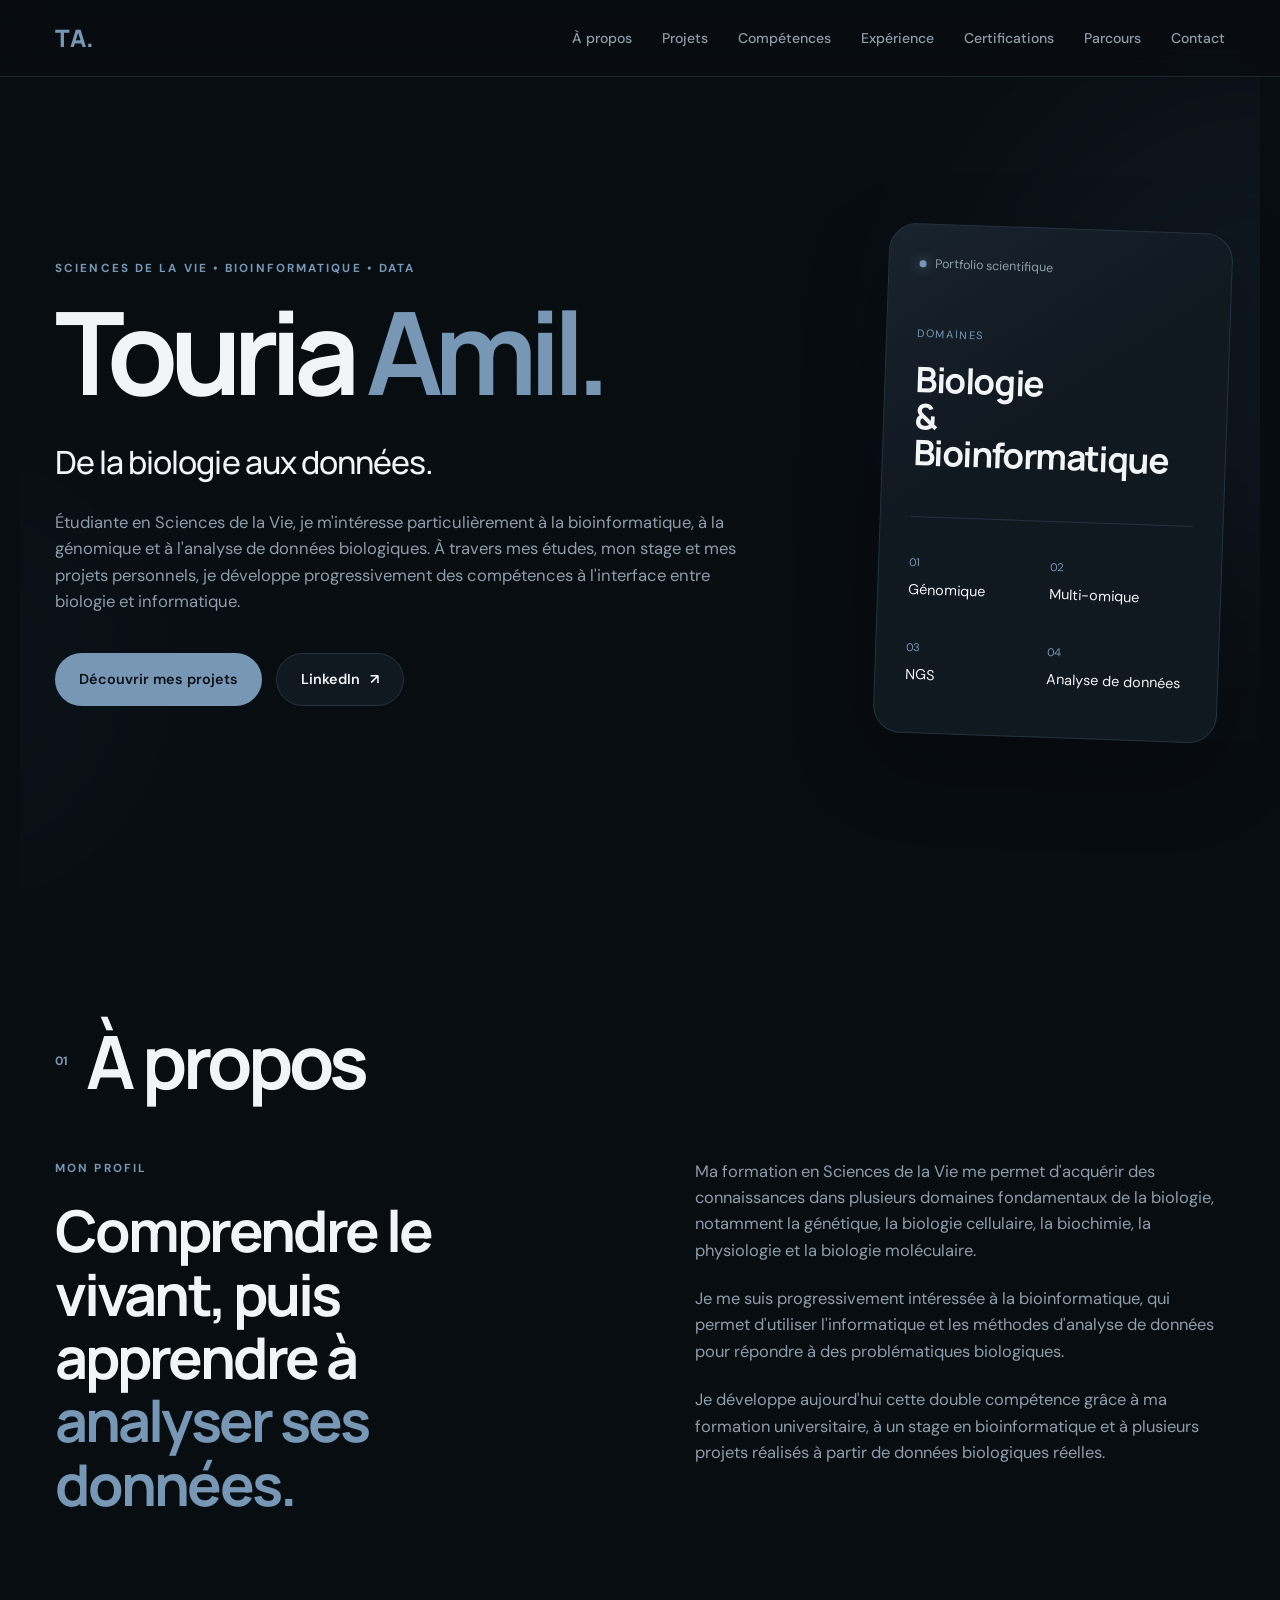
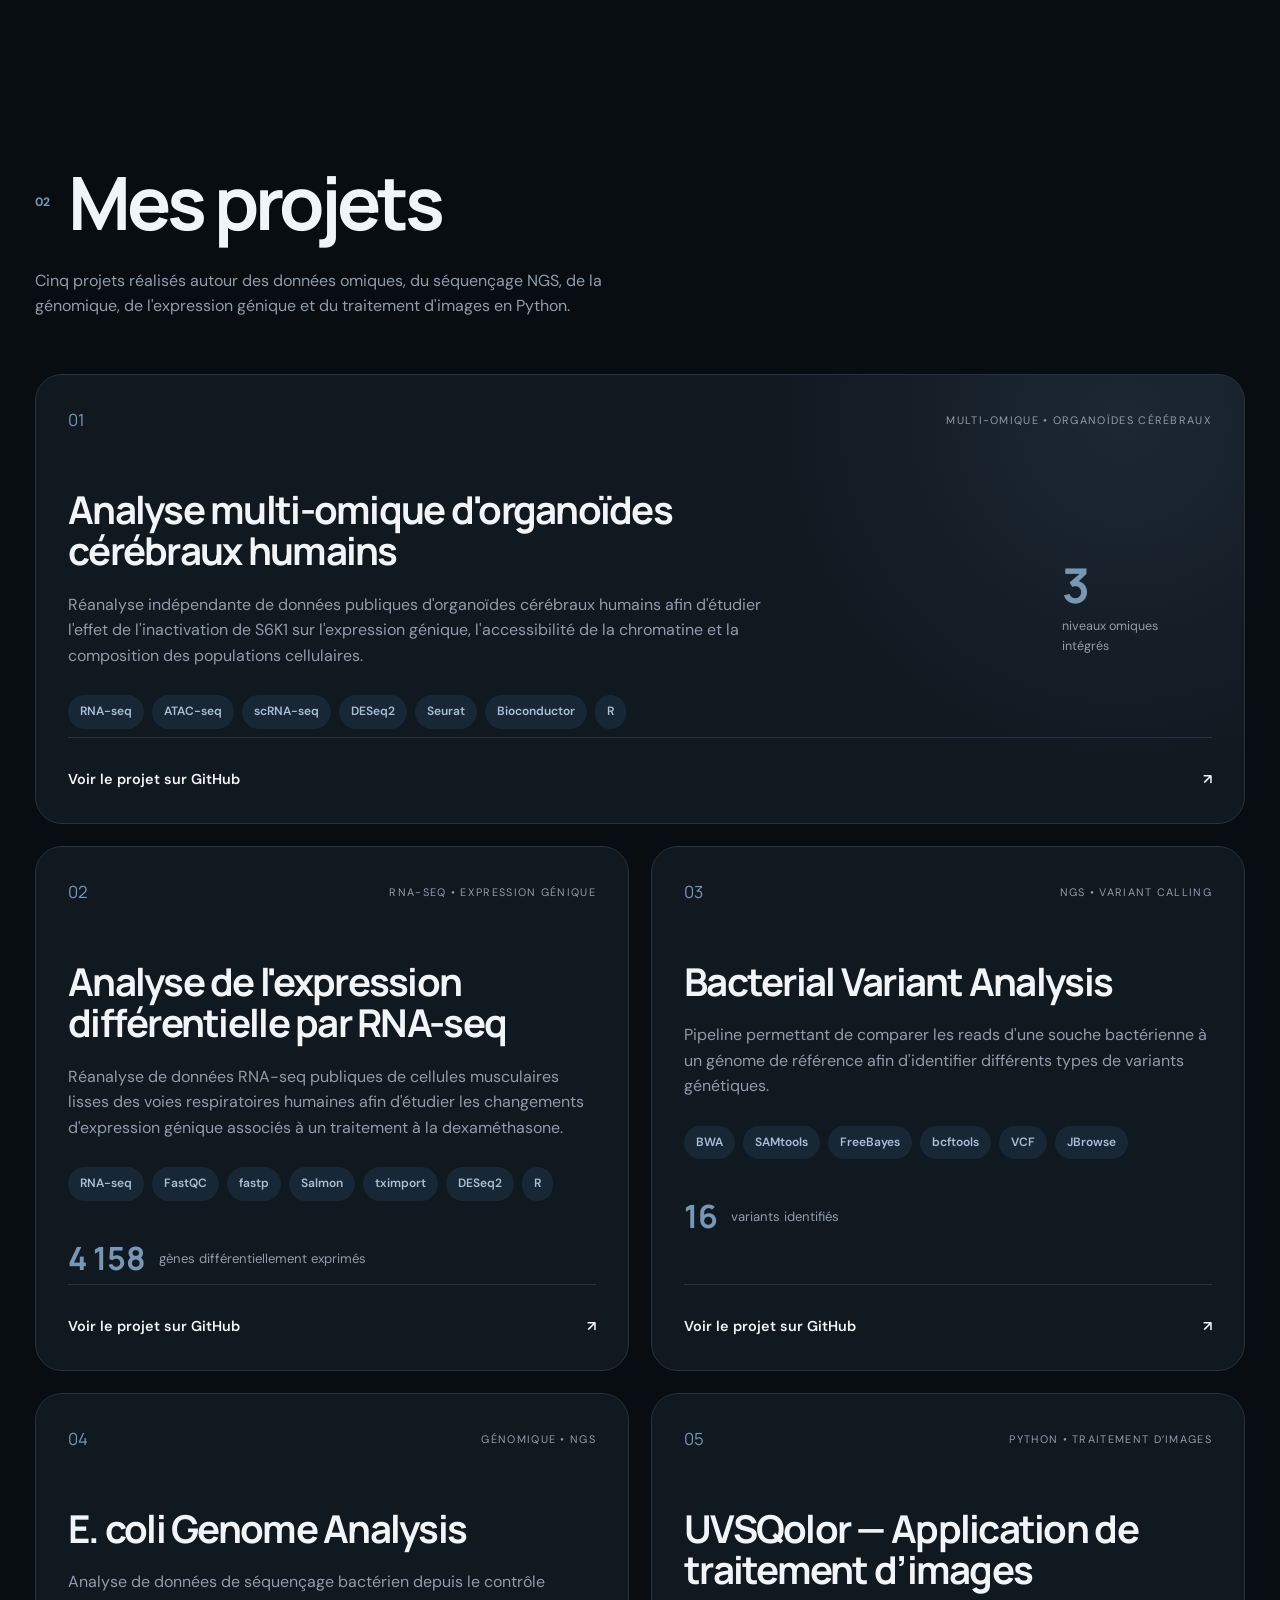
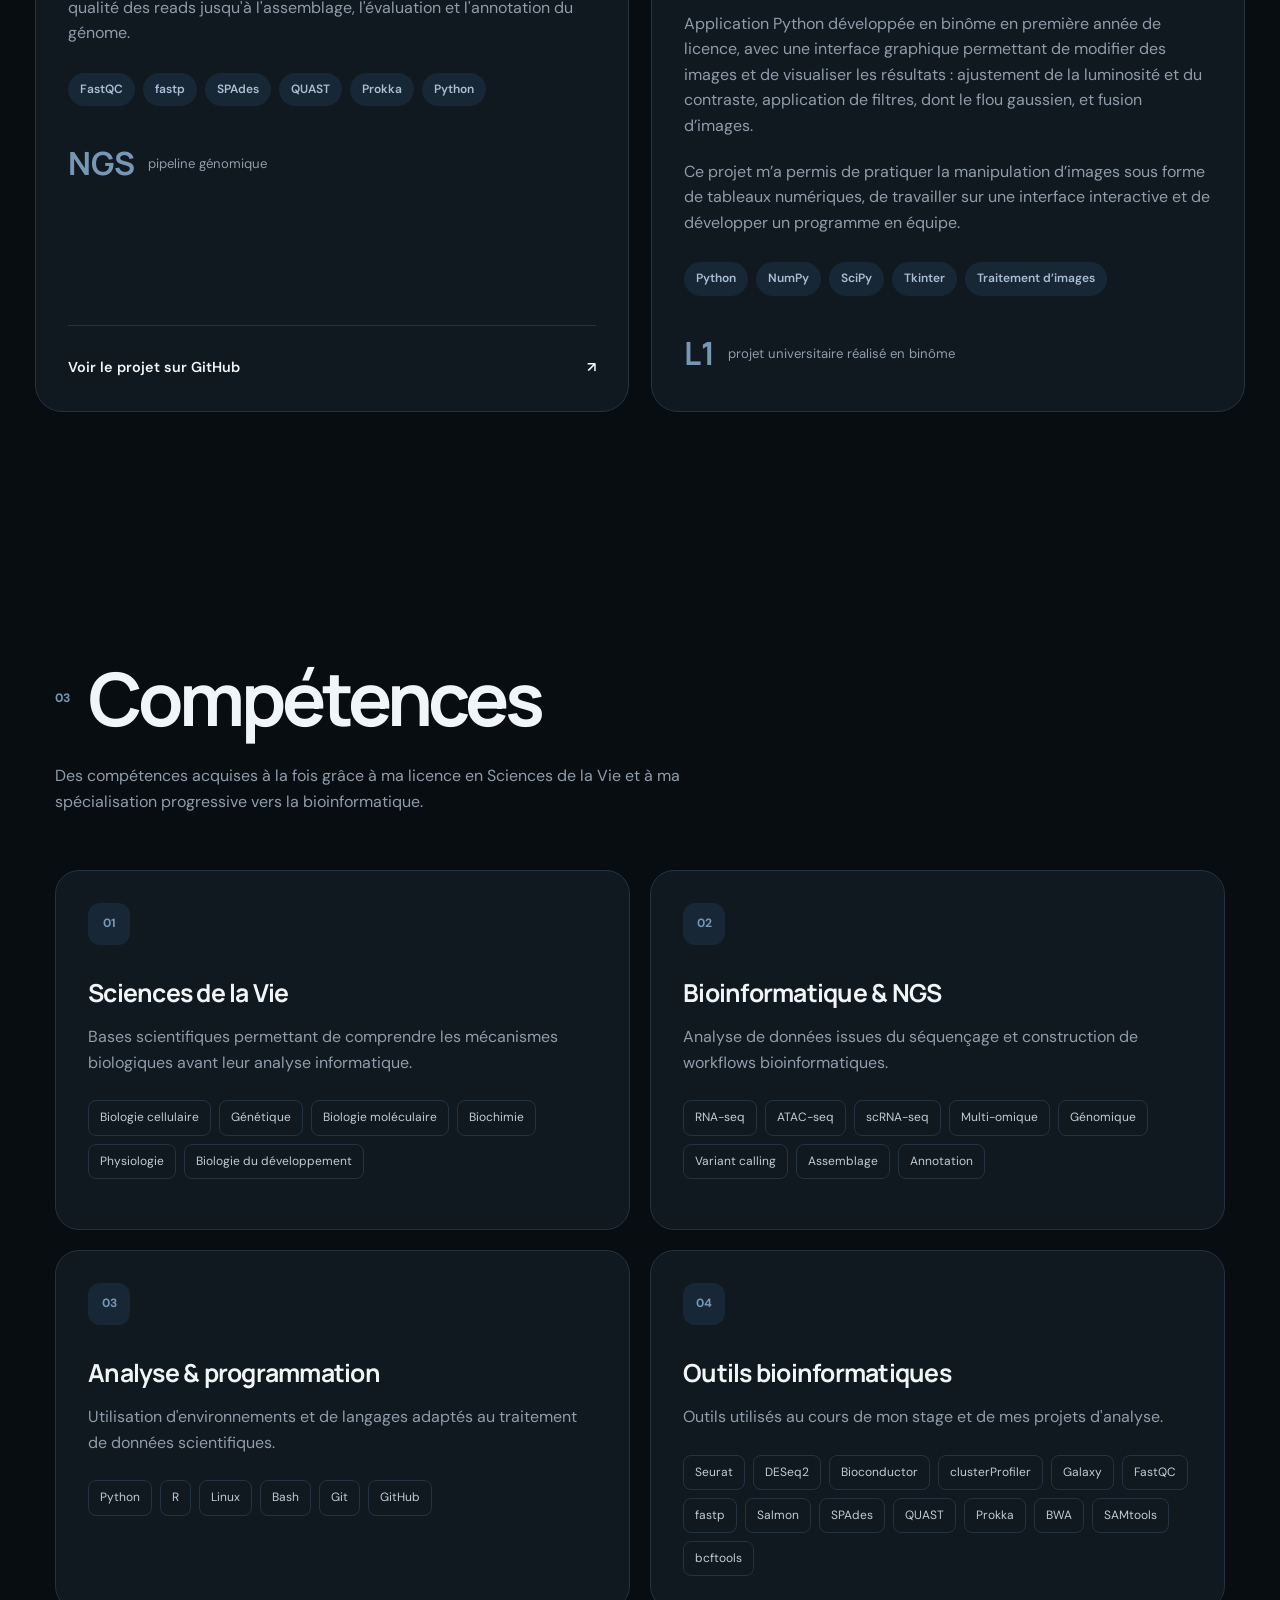
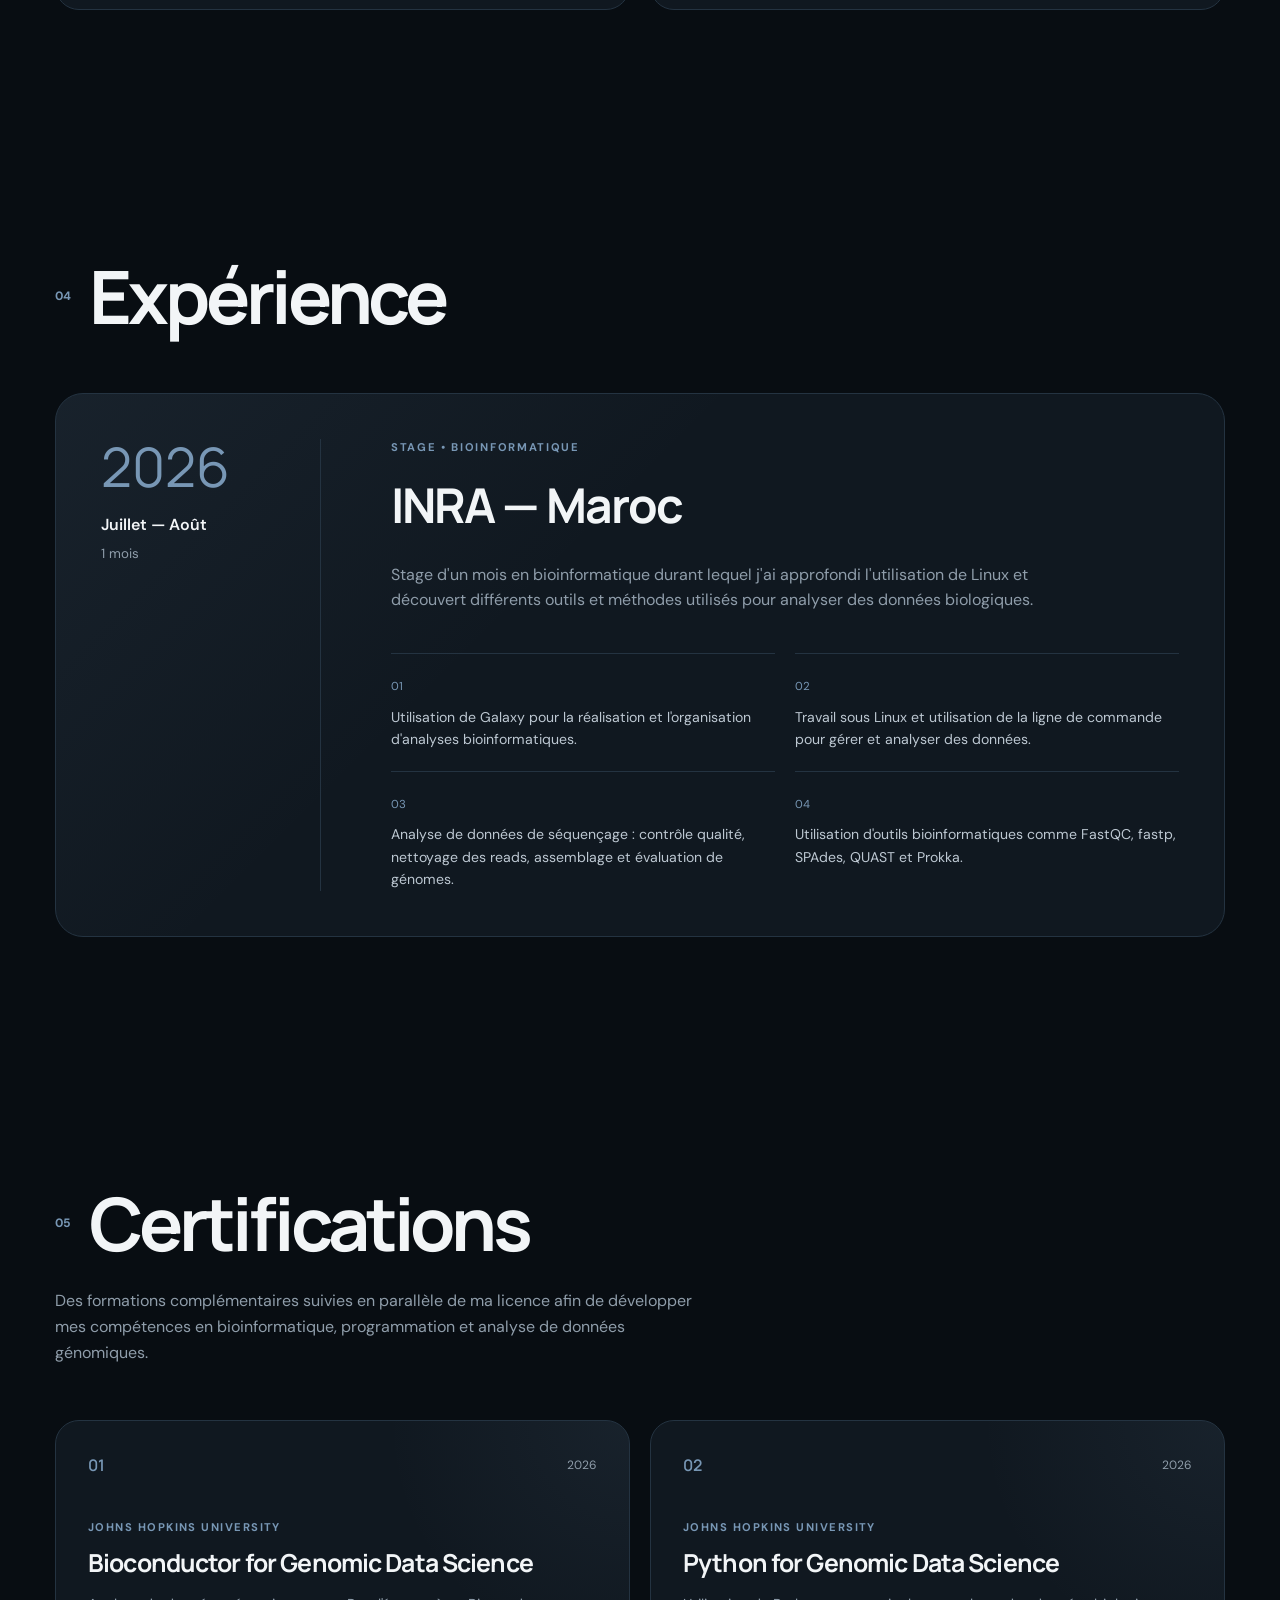
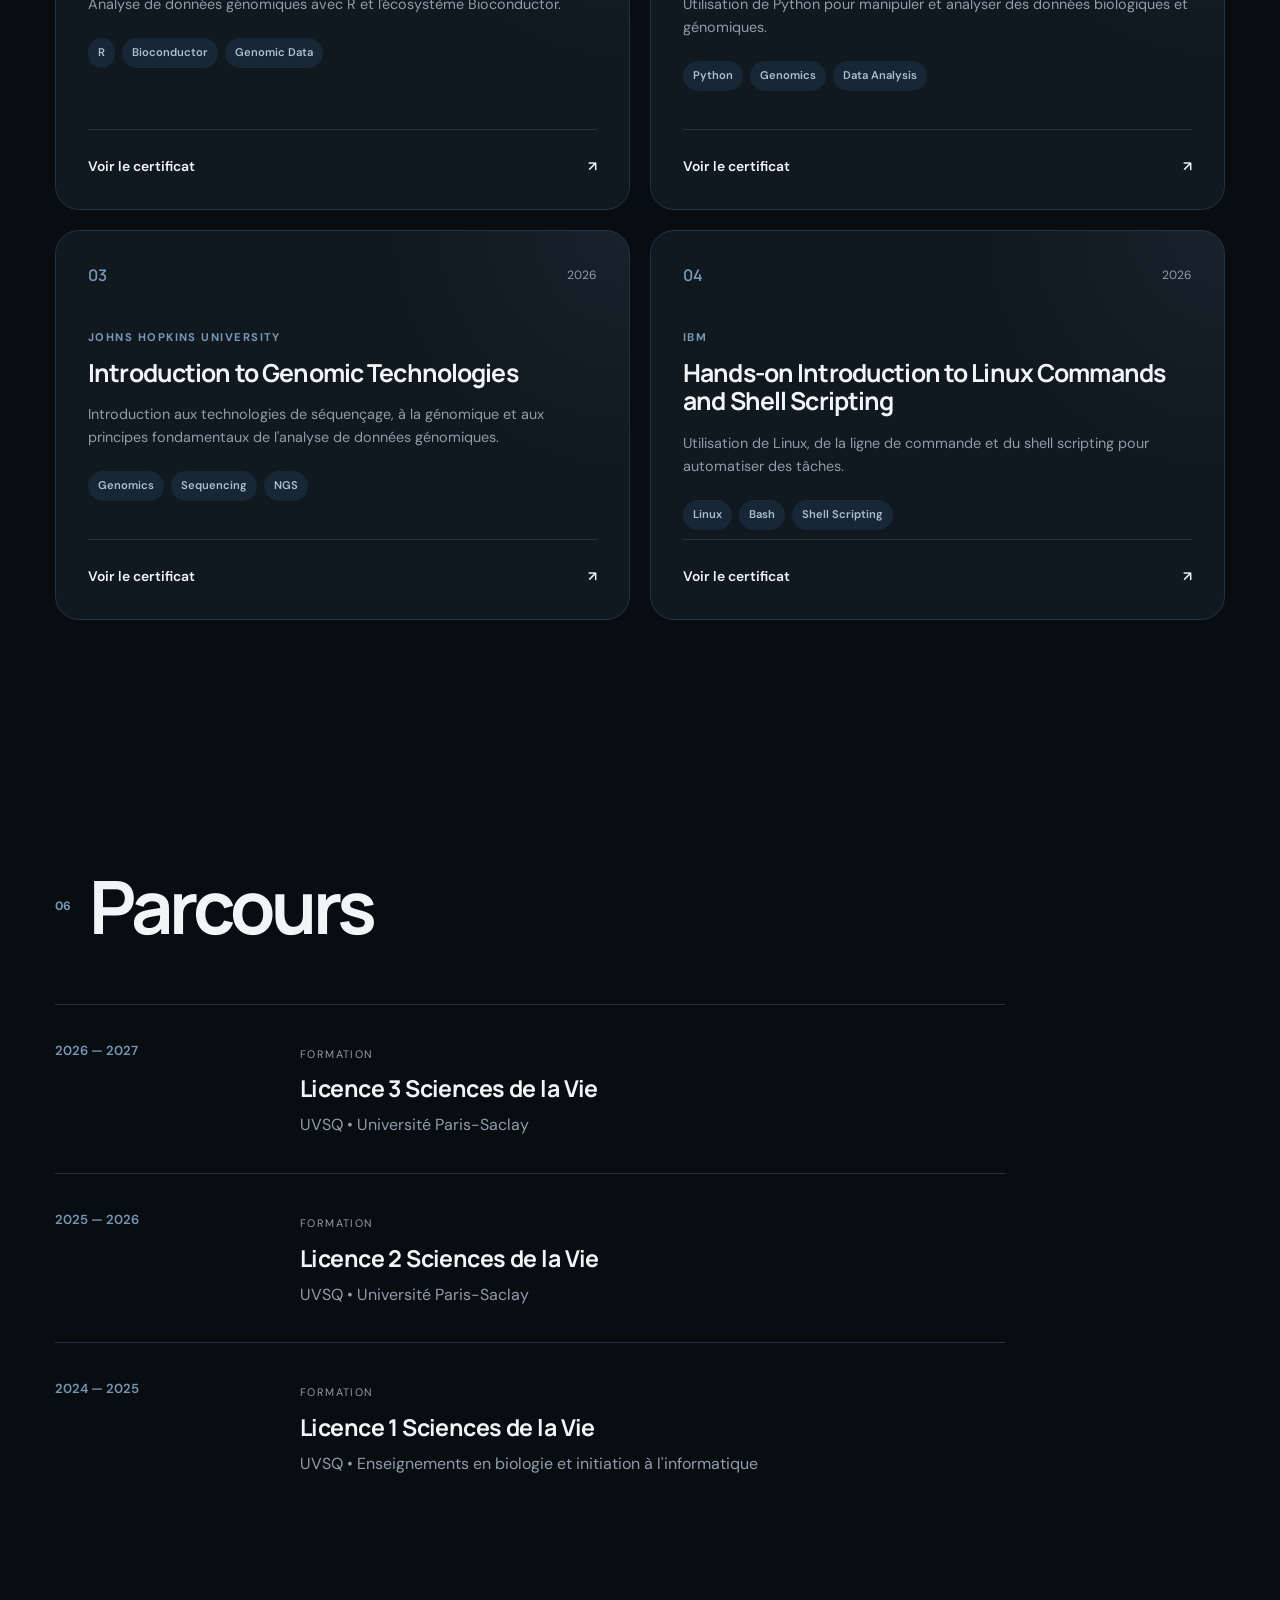
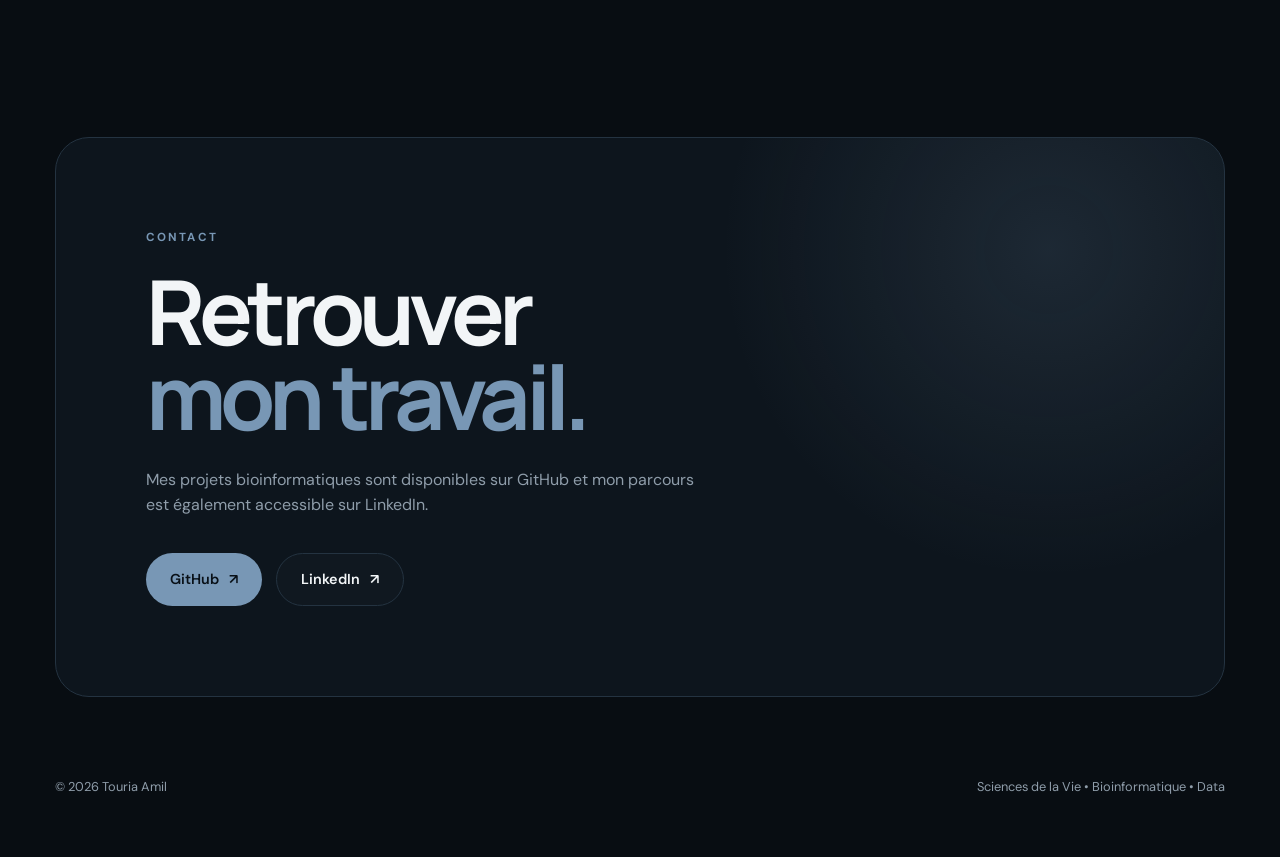
<file: index.html>
<!DOCTYPE html>
<html lang="fr">

<head>
    <meta charset="UTF-8">
    <meta name="viewport" content="width=device-width, initial-scale=1.0">
    <meta name="description"
          content="Portfolio de Touria Amil - Sciences de la Vie, bioinformatique et analyse de données biologiques">

    <title>Touria Amil | Portfolio</title>
    <link rel="stylesheet" href="style.css">
</head>

<body>

    <header class="header">
        <nav class="navbar">

            <a href="#accueil" class="logo">
                TA.
            </a>

            <div class="nav-links">
                <a href="#apropos">À propos</a>
                <a href="#projets">Projets</a>
                <a href="#competences">Compétences</a>
                <a href="#experience">Expérience</a>
                <a href="#certifications">Certifications</a>
                <a href="#parcours">Parcours</a>
                <a href="#contact">Contact</a>
            </div>

        </nav>
    </header>

    <main>

        <section id="accueil" class="hero">

            <div class="hero-background">
                <div class="glow glow-one"></div>
                <div class="glow glow-two"></div>
            </div>

            <div class="hero-content">

                <p class="hero-label">
                    SCIENCES DE LA VIE • BIOINFORMATIQUE • DATA
                </p>

                <h1>
                    Touria
                    <span>Amil.</span>
                </h1>

                <h2>
                    De la biologie aux données.
                </h2>

                <p class="hero-description">
                    Étudiante en Sciences de la Vie, je m'intéresse
                    particulièrement à la bioinformatique, à la génomique
                    et à l'analyse de données biologiques.

                    À travers mes études, mon stage et mes projets personnels,
                    je développe progressivement des compétences à l'interface
                    entre biologie et informatique.
                </p>

                <div class="hero-buttons">

                    <a href="#projets" class="btn btn-primary">
                        Découvrir mes projets
                    </a>

                    <a href="https://www.linkedin.com/in/touria-amil-13b380334/?locale=fr"
                       target="_blank"
                       rel="noopener noreferrer"
                       class="btn btn-secondary">
                        LinkedIn
                        <span>↗</span>
                    </a>

                </div>

            </div>

            <div class="hero-visual">

                <div class="profile-card">

                    <div class="profile-card-top">
                        <span class="status-dot"></span>
                        <span>Portfolio scientifique</span>
                    </div>

                    <div class="profile-main">

                        <span class="profile-small">
                            DOMAINES
                        </span>

                        <h3>
                            Biologie
                            <br>
                            &amp;
                            <br>
                            Bioinformatique
                        </h3>

                    </div>

                    <div class="profile-fields">

                        <div>
                            <span>01</span>
                            <p>Génomique</p>
                        </div>

                        <div>
                            <span>02</span>
                            <p>Multi-omique</p>
                        </div>

                        <div>
                            <span>03</span>
                            <p>NGS</p>
                        </div>

                        <div>
                            <span>04</span>
                            <p>Analyse de données</p>
                        </div>

                    </div>

                </div>

            </div>

        </section>


        <section id="apropos" class="section">

            <div class="section-heading">
                <span>01</span>
                <h2>À propos</h2>
            </div>

            <div class="about-grid">

                <div class="about-title">

                    <p class="mini-label">
                        MON PROFIL
                    </p>

                    <h3>
                        Comprendre le vivant,
                        puis apprendre à
                        <span>
                            analyser ses données.
                        </span>
                    </h3>

                </div>

                <div class="about-text">

                    <p>
                        Ma formation en Sciences de la Vie me permet
                        d'acquérir des connaissances dans plusieurs domaines
                        fondamentaux de la biologie, notamment la génétique,
                        la biologie cellulaire, la biochimie, la physiologie
                        et la biologie moléculaire.
                    </p>

                    <p>
                        Je me suis progressivement intéressée à la bioinformatique,
                        qui permet d'utiliser l'informatique et les méthodes
                        d'analyse de données pour répondre à des problématiques
                        biologiques.
                    </p>

                    <p>
                        Je développe aujourd'hui cette double compétence grâce
                        à ma formation universitaire, à un stage en bioinformatique
                        et à plusieurs projets réalisés à partir de données
                        biologiques réelles.
                    </p>

                </div>

            </div>

        </section>


        <section id="projets" class="section projects-section">

            <div class="section-heading">
                <span>02</span>
                <h2>Mes projets</h2>
            </div>

            <p class="section-intro">
                Cinq projets réalisés autour des données omiques, du séquençage NGS,
                de la génomique, de l'expression génique et du traitement
                d'images en Python.
            </p>

            <div class="projects-grid">

                <!-- PROJET 01 -->

                <article class="project-card project-featured">

                    <div class="project-header">

                        <span class="project-number">
                            01
                        </span>

                        <span class="project-category">
                            MULTI-OMIQUE • ORGANOÏDES CÉRÉBRAUX
                        </span>

                    </div>

                    <div class="project-content">

                        <div class="project-main">

                            <h3>
                                Analyse multi-omique d'organoïdes cérébraux humains
                            </h3>

                            <p>
                                Réanalyse indépendante de données publiques
                                d'organoïdes cérébraux humains afin d'étudier
                                l'effet de l'inactivation de S6K1 sur l'expression
                                génique, l'accessibilité de la chromatine et
                                la composition des populations cellulaires.
                            </p>

                            <div class="tags">
                                <span>RNA-seq</span>
                                <span>ATAC-seq</span>
                                <span>scRNA-seq</span>
                                <span>DESeq2</span>
                                <span>Seurat</span>
                                <span>Bioconductor</span>
                                <span>R</span>
                            </div>

                        </div>

                        <div class="project-stat">

                            <strong>3</strong>

                            <p>
                                niveaux omiques
                                <br>
                                intégrés
                            </p>

                        </div>

                    </div>

                    <a href="https://github.com/touriaamil/Cell-Souches-Organoides-Multiomics"
                       target="_blank"
                       rel="noopener noreferrer"
                       class="project-link">

                        <span>Voir le projet sur GitHub</span>
                        <span class="arrow">↗</span>

                    </a>

                </article>


                <!-- PROJET 02 -->

                <article class="project-card">

                    <div class="project-header">

                        <span class="project-number">
                            02
                        </span>

                        <span class="project-category">
                            RNA-SEQ • EXPRESSION GÉNIQUE
                        </span>

                    </div>

                    <div class="project-main">

                        <h3>
                            Analyse de l'expression différentielle par RNA-seq
                        </h3>

                        <p>
                            Réanalyse de données RNA-seq publiques de cellules
                            musculaires lisses des voies respiratoires humaines
                            afin d'étudier les changements d'expression génique
                            associés à un traitement à la dexaméthasone.
                        </p>

                        <div class="tags">
                            <span>RNA-seq</span>
                            <span>FastQC</span>
                            <span>fastp</span>
                            <span>Salmon</span>
                            <span>tximport</span>
                            <span>DESeq2</span>
                            <span>R</span>
                        </div>

                        <div class="small-stat">

                            <strong>4 158</strong>

                            <span>
                                gènes différentiellement exprimés
                            </span>

                        </div>

                    </div>

                    <a href="https://github.com/touriaamil/RNAseq-Differential-Expression-Analysis"
                       target="_blank"
                       rel="noopener noreferrer"
                       class="project-link">

                        <span>Voir le projet sur GitHub</span>
                        <span class="arrow">↗</span>

                    </a>

                </article>


                <!-- PROJET 03 -->

                <article class="project-card">

                    <div class="project-header">

                        <span class="project-number">
                            03
                        </span>

                        <span class="project-category">
                            NGS • VARIANT CALLING
                        </span>

                    </div>

                    <div class="project-main">

                        <h3>
                            Bacterial Variant Analysis
                        </h3>

                        <p>
                            Pipeline permettant de comparer les reads d'une
                            souche bactérienne à un génome de référence afin
                            d'identifier différents types de variants génétiques.
                        </p>

                        <div class="tags">
                            <span>BWA</span>
                            <span>SAMtools</span>
                            <span>FreeBayes</span>
                            <span>bcftools</span>
                            <span>VCF</span>
                            <span>JBrowse</span>
                        </div>

                        <div class="small-stat">

                            <strong>16</strong>

                            <span>
                                variants identifiés
                            </span>

                        </div>

                    </div>

                    <a href="https://github.com/touriaamil/Bacterial-Variant-Analysis"
                       target="_blank"
                       rel="noopener noreferrer"
                       class="project-link">

                        <span>Voir le projet sur GitHub</span>
                        <span class="arrow">↗</span>

                    </a>

                </article>


                <!-- PROJET 04 -->

                <article class="project-card">

                    <div class="project-header">

                        <span class="project-number">
                            04
                        </span>

                        <span class="project-category">
                            GÉNOMIQUE • NGS
                        </span>

                    </div>

                    <div class="project-main">

                        <h3>
                            E. coli Genome Analysis
                        </h3>

                        <p>
                            Analyse de données de séquençage bactérien depuis
                            le contrôle qualité des reads jusqu'à l'assemblage,
                            l'évaluation et l'annotation du génome.
                        </p>

                        <div class="tags">
                            <span>FastQC</span>
                            <span>fastp</span>
                            <span>SPAdes</span>
                            <span>QUAST</span>
                            <span>Prokka</span>
                            <span>Python</span>
                        </div>

                        <div class="small-stat">

                            <strong>NGS</strong>

                            <span>
                                pipeline génomique
                            </span>

                        </div>

                    </div>

                    <a href="https://github.com/touriaamil/Ecoli-Genome-Analysis"
                       target="_blank"
                       rel="noopener noreferrer"
                       class="project-link">

                        <span>Voir le projet sur GitHub</span>
                        <span class="arrow">↗</span>

                    </a>

                </article>


                <!-- PROJET 05 -->

                <article class="project-card">

                    <div class="project-header">

                        <span class="project-number">
                            05
                        </span>

                        <span class="project-category">
                            PYTHON • TRAITEMENT D’IMAGES
                        </span>

                    </div>

                    <div class="project-main">

                        <h3>
                            UVSQolor — Application de traitement d’images
                        </h3>

                        <p>
                            Application Python développée en binôme en première
                            année de licence, avec une interface graphique
                            permettant de modifier des images et de visualiser
                            les résultats : ajustement de la luminosité et du
                            contraste, application de filtres, dont le flou
                            gaussien, et fusion d’images.
                        </p>

                        <p>
                            Ce projet m’a permis de pratiquer la manipulation
                            d’images sous forme de tableaux numériques,
                            de travailler sur une interface interactive
                            et de développer un programme en équipe.
                        </p>

                        <div class="tags">
                            <span>Python</span>
                            <span>NumPy</span>
                            <span>SciPy</span>
                            <span>Tkinter</span>
                            <span>Traitement d’images</span>
                        </div>

                        <div class="small-stat">

                            <strong>L1</strong>

                            <span>
                                projet universitaire réalisé en binôme
                            </span>

                        </div>

                    </div>

                </article>

            </div>

        </section>


        <section id="competences" class="section skills-section">

            <div class="section-heading">
                <span>03</span>
                <h2>Compétences</h2>
            </div>

            <p class="section-intro">
                Des compétences acquises à la fois grâce à ma licence
                en Sciences de la Vie et à ma spécialisation progressive
                vers la bioinformatique.
            </p>

            <div class="skills-grid">

                <article class="skill-card">

                    <div class="skill-icon">01</div>

                    <h3>Sciences de la Vie</h3>

                    <p>
                        Bases scientifiques permettant de comprendre
                        les mécanismes biologiques avant leur analyse
                        informatique.
                    </p>

                    <div class="skill-list">
                        <span>Biologie cellulaire</span>
                        <span>Génétique</span>
                        <span>Biologie moléculaire</span>
                        <span>Biochimie</span>
                        <span>Physiologie</span>
                        <span>Biologie du développement</span>
                    </div>

                </article>


                <article class="skill-card">

                    <div class="skill-icon">02</div>

                    <h3>Bioinformatique &amp; NGS</h3>

                    <p>
                        Analyse de données issues du séquençage et
                        construction de workflows bioinformatiques.
                    </p>

                    <div class="skill-list">
                        <span>RNA-seq</span>
                        <span>ATAC-seq</span>
                        <span>scRNA-seq</span>
                        <span>Multi-omique</span>
                        <span>Génomique</span>
                        <span>Variant calling</span>
                        <span>Assemblage</span>
                        <span>Annotation</span>
                    </div>

                </article>


                <article class="skill-card">

                    <div class="skill-icon">03</div>

                    <h3>Analyse &amp; programmation</h3>

                    <p>
                        Utilisation d'environnements et de langages
                        adaptés au traitement de données scientifiques.
                    </p>

                    <div class="skill-list">
                        <span>Python</span>
                        <span>R</span>
                        <span>Linux</span>
                        <span>Bash</span>
                        <span>Git</span>
                        <span>GitHub</span>
                    </div>

                </article>


                <article class="skill-card">

                    <div class="skill-icon">04</div>

                    <h3>Outils bioinformatiques</h3>

                    <p>
                        Outils utilisés au cours de mon stage
                        et de mes projets d'analyse.
                    </p>

                    <div class="skill-list">
                        <span>Seurat</span>
                        <span>DESeq2</span>
                        <span>Bioconductor</span>
                        <span>clusterProfiler</span>
                        <span>Galaxy</span>
                        <span>FastQC</span>
                        <span>fastp</span>
                        <span>Salmon</span>
                        <span>SPAdes</span>
                        <span>QUAST</span>
                        <span>Prokka</span>
                        <span>BWA</span>
                        <span>SAMtools</span>
                        <span>bcftools</span>
                    </div>

                </article>

            </div>

        </section>


        <section id="experience" class="section experience-section">

            <div class="section-heading">
                <span>04</span>
                <h2>Expérience</h2>
            </div>

            <div class="experience-card">

                <div class="experience-date">

                    <span>2026</span>

                    <p>
                        Juillet — Août
                    </p>

                    <small>
                        1 mois
                    </small>

                </div>

                <div class="experience-content">

                    <p class="experience-type">
                        STAGE • BIOINFORMATIQUE
                    </p>

                    <h3>
                        INRA — Maroc
                    </h3>

                    <p class="experience-description">
                        Stage d'un mois en bioinformatique durant lequel
                        j'ai approfondi l'utilisation de Linux et découvert
                        différents outils et méthodes utilisés pour analyser
                        des données biologiques.
                    </p>

                    <div class="experience-details">

                        <div>

                            <span>01</span>

                            <p>
                                Utilisation de Galaxy pour la réalisation
                                et l'organisation d'analyses bioinformatiques.
                            </p>

                        </div>

                        <div>

                            <span>02</span>

                            <p>
                                Travail sous Linux et utilisation de la ligne
                                de commande pour gérer et analyser des données.
                            </p>

                        </div>

                        <div>

                            <span>03</span>

                            <p>
                                Analyse de données de séquençage :
                                contrôle qualité, nettoyage des reads,
                                assemblage et évaluation de génomes.
                            </p>

                        </div>

                        <div>

                            <span>04</span>

                            <p>
                                Utilisation d'outils bioinformatiques
                                comme FastQC, fastp, SPAdes, QUAST
                                et Prokka.
                            </p>

                        </div>

                    </div>

                </div>

            </div>

        </section>


        <section id="certifications" class="section certifications-section">

            <div class="section-heading">
                <span>05</span>
                <h2>Certifications</h2>
            </div>

            <p class="section-intro">
                Des formations complémentaires suivies en parallèle de ma licence
                afin de développer mes compétences en bioinformatique,
                programmation et analyse de données génomiques.
            </p>

            <div class="certifications-grid">

                <article class="certification-card">

                    <div class="certification-top">
                        <span class="certification-number">01</span>
                        <span class="certification-year">2026</span>
                    </div>

                    <div class="certification-organization">
                        JOHNS HOPKINS UNIVERSITY
                    </div>

                    <h3>
                        Bioconductor for Genomic Data Science
                    </h3>

                    <p>
                        Analyse de données génomiques avec R et l'écosystème
                        Bioconductor.
                    </p>

                    <div class="certification-tags">
                        <span>R</span>
                        <span>Bioconductor</span>
                        <span>Genomic Data</span>
                    </div>

                    <a href="https://www.coursera.org/account/accomplishments/verify/8W6YZ1PSW32G"
                       target="_blank"
                       rel="noopener noreferrer"
                       class="certification-link">

                        Voir le certificat
                        <span>↗</span>

                    </a>

                </article>


                <article class="certification-card">

                    <div class="certification-top">
                        <span class="certification-number">02</span>
                        <span class="certification-year">2026</span>
                    </div>

                    <div class="certification-organization">
                        JOHNS HOPKINS UNIVERSITY
                    </div>

                    <h3>
                        Python for Genomic Data Science
                    </h3>

                    <p>
                        Utilisation de Python pour manipuler et analyser
                        des données biologiques et génomiques.
                    </p>

                    <div class="certification-tags">
                        <span>Python</span>
                        <span>Genomics</span>
                        <span>Data Analysis</span>
                    </div>

                    <a href="https://www.coursera.org/account/accomplishments/verify/BHMK1ERKHTKM"
                       target="_blank"
                       rel="noopener noreferrer"
                       class="certification-link">

                        Voir le certificat
                        <span>↗</span>

                    </a>

                </article>


                <article class="certification-card">

                    <div class="certification-top">
                        <span class="certification-number">03</span>
                        <span class="certification-year">2026</span>
                    </div>

                    <div class="certification-organization">
                        JOHNS HOPKINS UNIVERSITY
                    </div>

                    <h3>
                        Introduction to Genomic Technologies
                    </h3>

                    <p>
                        Introduction aux technologies de séquençage,
                        à la génomique et aux principes fondamentaux
                        de l'analyse de données génomiques.
                    </p>

                    <div class="certification-tags">
                        <span>Genomics</span>
                        <span>Sequencing</span>
                        <span>NGS</span>
                    </div>

                    <a href="https://www.coursera.org/account/accomplishments/verify/JT75RPNIPTYS"
                       target="_blank"
                       rel="noopener noreferrer"
                       class="certification-link">

                        Voir le certificat
                        <span>↗</span>

                    </a>

                </article>


                <article class="certification-card">

                    <div class="certification-top">
                        <span class="certification-number">04</span>
                        <span class="certification-year">2026</span>
                    </div>

                    <div class="certification-organization">
                        IBM
                    </div>

                    <h3>
                        Hands-on Introduction to Linux Commands and Shell Scripting
                    </h3>

                    <p>
                        Utilisation de Linux, de la ligne de commande
                        et du shell scripting pour automatiser des tâches.
                    </p>

                    <div class="certification-tags">
                        <span>Linux</span>
                        <span>Bash</span>
                        <span>Shell Scripting</span>
                    </div>

                    <a href="https://www.coursera.org/account/accomplishments/verify/GM9IH5343HA5"
                       target="_blank"
                       rel="noopener noreferrer"
                       class="certification-link">

                        Voir le certificat
                        <span>↗</span>

                    </a>

                </article>

            </div>

        </section>


        <section id="parcours" class="section">

            <div class="section-heading">
                <span>06</span>
                <h2>Parcours</h2>
            </div>

            <div class="timeline">

                <div class="timeline-item">

                    <div class="timeline-year">
                        2026 — 2027
                    </div>

                    <div class="timeline-content">

                        <span>FORMATION</span>

                        <h3>
                            Licence 3 Sciences de la Vie
                        </h3>

                        <p>
                            UVSQ • Université Paris-Saclay
                        </p>

                    </div>

                </div>


                <div class="timeline-item">

                    <div class="timeline-year">
                        2025 — 2026
                    </div>

                    <div class="timeline-content">

                        <span>FORMATION</span>

                        <h3>
                            Licence 2 Sciences de la Vie
                        </h3>

                        <p>
                            UVSQ • Université Paris-Saclay
                        </p>

                    </div>

                </div>


                <div class="timeline-item">

                    <div class="timeline-year">
                        2024 — 2025
                    </div>

                    <div class="timeline-content">

                        <span>FORMATION</span>

                        <h3>
                            Licence 1 Sciences de la Vie
                        </h3>

                        <p>
                            UVSQ • Enseignements en biologie
                            et initiation à l'informatique
                        </p>

                    </div>

                </div>

            </div>

        </section>


        <section id="contact" class="contact-wrapper">

            <div class="contact-card">

                <p class="contact-label">
                    CONTACT
                </p>

                <h2>
                    Retrouver
                    <br>
                    <span>mon travail.</span>
                </h2>

                <p class="contact-description">
                    Mes projets bioinformatiques sont disponibles
                    sur GitHub et mon parcours est également
                    accessible sur LinkedIn.
                </p>

                <div class="contact-buttons">

                    <a href="https://github.com/touriaamil"
                       target="_blank"
                       rel="noopener noreferrer"
                       class="btn contact-primary">

                        GitHub
                        <span>↗</span>

                    </a>

                    <a href="https://www.linkedin.com/in/touria-amil-13b380334/?locale=fr"
                       target="_blank"
                       rel="noopener noreferrer"
                       class="btn contact-secondary">

                        LinkedIn
                        <span>↗</span>

                    </a>

                </div>

            </div>

        </section>

    </main>


    <footer>

        <p>
            © 2026 Touria Amil
        </p>

        <p>
            Sciences de la Vie • Bioinformatique • Data
        </p>

    </footer>

    <script src="script.js"></script>

</body>
</html>
</file>
<file: style.css>
@import url('https://fonts.googleapis.com/css2?family=DM+Sans:wght@400;500;600&family=Manrope:wght@400;500;600;700;800&display=swap');

:root {
    --background: #080d12;

    --surface: #101820;
    --surface-light: #141f29;
    --surface-hover: #182530;

    --text: #f2f5f7;
    --muted: #8f9daa;

    --accent: #7897b5;
    --accent-bright: #a9bfd3;
    --accent-soft: #182736;

    --border: #243341;
    --border-light: #304457;
}

* {
    margin: 0;
    padding: 0;
    box-sizing: border-box;
}

html {
    scroll-behavior: smooth;
}

body {
    background: var(--background);
    color: var(--text);
    font-family: "DM Sans", sans-serif;
    line-height: 1.6;
    overflow-x: hidden;
}

a {
    color: inherit;
    text-decoration: none;
}


.header {
    position: fixed;
    top: 0;
    left: 0;
    width: 100%;
    z-index: 1000;

    background: rgba(8, 13, 18, 0.88);
    backdrop-filter: blur(18px);
    -webkit-backdrop-filter: blur(18px);

    border-bottom: 1px solid rgba(36, 51, 65, 0.72);
}

.navbar {
    max-width: 1240px;
    height: 76px;
    margin: auto;
    padding: 0 35px;

    display: flex;
    justify-content: space-between;
    align-items: center;
}

.logo {
    font-family: "Manrope", sans-serif;
    font-size: 1.5rem;
    font-weight: 800;
    color: var(--accent);
}

.nav-links {
    display: flex;
    align-items: center;
    gap: 30px;
}

.nav-links a {
    color: var(--muted);
    font-size: 0.88rem;
    font-weight: 500;
    transition: 0.25s ease;
}

.nav-links a:hover {
    color: var(--accent-bright);
}


.hero {
    position: relative;

    max-width: 1240px;
    min-height: 100vh;

    margin: auto;
    padding: 155px 35px 90px;

    display: grid;
    grid-template-columns: 1.5fr 0.7fr;
    align-items: center;
    gap: 90px;
}

.hero-background {
    position: absolute;
    inset: 0;

    pointer-events: none;
    overflow: hidden;
}

.glow {
    position: absolute;
    border-radius: 50%;

    filter: blur(130px);
    opacity: 0.11;
}

.glow-one {
    width: 500px;
    height: 500px;

    background: #557b9f;

    top: 10%;
    right: -20%;
}

.glow-two {
    width: 350px;
    height: 350px;

    background: #315879;

    left: -20%;
    bottom: 5%;
}

.hero-content {
    position: relative;
    z-index: 2;
}

.hero-label,
.mini-label,
.contact-label {
    color: var(--accent);

    letter-spacing: 0.18em;
    font-size: 0.73rem;
    font-weight: 700;

    margin-bottom: 22px;
}

.hero h1 {
    font-family: "Manrope", sans-serif;

    font-size: clamp(4.5rem, 9vw, 7.8rem);
    line-height: 0.9;

    letter-spacing: -0.075em;
    font-weight: 700;
}

.hero h1 span {
    color: var(--accent);
}

.hero h2 {
    margin-top: 34px;

    font-family: "Manrope", sans-serif;
    font-size: clamp(1.5rem, 2.5vw, 2.2rem);

    letter-spacing: -0.03em;
    font-weight: 500;
}

.hero-description {
    max-width: 700px;

    margin-top: 20px;

    color: var(--muted);
    font-size: 1.04rem;
}

.hero-buttons {
    display: flex;
    gap: 14px;
    flex-wrap: wrap;

    margin-top: 38px;
}


.btn {
    display: inline-flex;
    align-items: center;
    justify-content: center;

    gap: 10px;

    padding: 14px 24px;

    border-radius: 100px;

    font-size: 0.9rem;
    font-weight: 600;

    transition: 0.25s ease;
}

.btn-primary {
    background: var(--accent);
    color: #091017;
}

.btn-primary:hover {
    background: var(--accent-bright);

    transform: translateY(-3px);

    box-shadow:
        0 14px 35px
        rgba(81, 121, 158, 0.2);
}

.btn-secondary {
    border: 1px solid var(--border);

    background: var(--surface);
    color: var(--text);
}

.btn-secondary:hover {
    color: var(--accent-bright);
    border-color: var(--accent);

    transform: translateY(-3px);
}


.hero-visual {
    position: relative;
    z-index: 2;
}

.profile-card {
    padding: 30px;

    border-radius: 28px;

    background:
        linear-gradient(
            145deg,
            rgba(120, 151, 181, 0.09),
            transparent 40%
        ),
        var(--surface);

    border: 1px solid var(--border);

    box-shadow:
        0 30px 80px
        rgba(0, 0, 0, 0.28);

    transform: rotate(2deg);

    transition: 0.35s ease;
}

.profile-card:hover {
    transform: rotate(0deg) translateY(-7px);

    border-color:
        rgba(120, 151, 181, 0.46);
}

.profile-card-top {
    display: flex;
    align-items: center;

    gap: 9px;

    color: var(--muted);
    font-size: 0.78rem;
}

.status-dot {
    width: 7px;
    height: 7px;

    border-radius: 50%;

    background: var(--accent);

    box-shadow:
        0 0 12px
        rgba(120, 151, 181, 0.7);
}

.profile-main {
    padding: 45px 0;

    border-bottom:
        1px solid var(--border);
}

.profile-small {
    color: var(--accent);

    font-size: 0.68rem;
    letter-spacing: 0.15em;
}

.profile-main h3 {
    margin-top: 16px;

    font-family: "Manrope", sans-serif;

    font-size: 2.2rem;
    line-height: 1.05;

    letter-spacing: -0.04em;
}

.profile-fields {
    display: grid;
    grid-template-columns: 1fr 1fr;

    gap: 0;

    margin-top: 15px;
}

.profile-fields div {
    padding: 16px 0;
}

.profile-fields span {
    color: var(--accent);

    font-size: 0.7rem;
}

.profile-fields p {
    margin-top: 4px;

    font-size: 0.9rem;
}


.section {
    max-width: 1240px;

    margin: auto;

    padding: 125px 35px;
}

.section-heading {
    display: flex;
    align-items: center;

    gap: 18px;

    margin-bottom: 60px;
}

.section-heading > span {
    color: var(--accent);

    font-size: 0.76rem;
    font-weight: 700;
}

.section-heading h2 {
    font-family: "Manrope", sans-serif;

    font-size:
        clamp(2.8rem, 6vw, 4.6rem);

    letter-spacing: -0.055em;
    line-height: 1;
}

.section-intro {
    max-width: 650px;

    margin-top: -32px;
    margin-bottom: 55px;

    color: var(--muted);
}


.about-grid {
    display: grid;
    grid-template-columns: 1fr 1fr;

    gap: 110px;
}

.about-title h3 {
    max-width: 520px;

    font-family: "Manrope", sans-serif;

    font-size:
        clamp(2rem, 4.5vw, 3.7rem);

    line-height: 1.1;

    letter-spacing: -0.05em;
}

.about-title h3 span {
    color: var(--accent);
}

.about-text {
    font-size: 1.03rem;
    color: var(--muted);
}

.about-text p + p {
    margin-top: 22px;
}


.projects-section {
    max-width: 1300px;
}

.projects-grid {
    display: grid;

    grid-template-columns:
        repeat(2, 1fr);

    gap: 22px;
}

.project-card {
    min-height: 500px;

    padding: 32px;

    border-radius: 27px;

    background: var(--surface);

    border:
        1px solid var(--border);

    display: flex;
    flex-direction: column;

    transition: 0.3s ease;
}

.project-card:hover {
    transform: translateY(-7px);

    background:
        var(--surface-hover);

    border-color:
        rgba(120, 151, 181, 0.46);

    box-shadow:
        0 25px 60px
        rgba(0, 0, 0, 0.24);
}

.project-featured {
    grid-column: span 2;

    min-height: 450px;

    background:
        radial-gradient(
            circle at 90% 10%,
            rgba(120, 151, 181, 0.12),
            transparent 32%
        ),
        var(--surface);
}

.project-header {
    display: flex;

    justify-content:
        space-between;

    align-items: center;

    margin-bottom: 55px;
}

.project-number {
    font-family: "Manrope", sans-serif;

    color: var(--accent);

    font-size: 1.05rem;
}

.project-category {
    color: var(--muted);

    font-size: 0.68rem;
    letter-spacing: 0.12em;
}

.project-content {
    display: grid;

    grid-template-columns:
        1fr auto;

    gap: 60px;
}

.project-main h3 {
    max-width: 750px;

    font-family: "Manrope", sans-serif;

    font-size:
        clamp(1.8rem, 3vw, 2.8rem);

    line-height: 1.08;

    letter-spacing: -0.045em;
}

.project-main > p {
    max-width: 720px;

    margin-top: 20px;

    color: var(--muted);
}

.tags {
    display: flex;
    flex-wrap: wrap;

    gap: 8px;

    margin-top: 27px;
}

.tags span {
    padding: 7px 12px;

    border-radius: 100px;

    background: var(--accent-soft);

    color: var(--accent-bright);

    font-size: 0.75rem;
    font-weight: 600;
}

.project-stat {
    min-width: 150px;

    align-self: center;
}

.project-stat strong {
    display: block;

    font-family: "Manrope", sans-serif;

    color: var(--accent);

    font-size: 3rem;
    line-height: 1;
}

.project-stat p {
    margin-top: 8px;

    color: var(--muted);

    font-size: 0.78rem;
}

.small-stat {
    display: flex;
    align-items: center;

    gap: 13px;

    margin-top: 32px;
}

.small-stat strong {
    font-family: "Manrope", sans-serif;

    font-size: 2rem;

    color: var(--accent);
}

.small-stat span {
    color: var(--muted);

    font-size: 0.82rem;
}

.project-link {
    margin-top: auto;

    padding-top: 30px;

    border-top:
        1px solid var(--border);

    display: flex;

    justify-content:
        space-between;

    align-items: center;

    font-size: 0.9rem;
    font-weight: 600;

    transition: 0.25s ease;
}

.project-link:hover {
    color: var(--accent-bright);
}

.arrow {
    transition: 0.25s ease;
}

.project-link:hover .arrow {
    transform:
        translate(4px, -4px);
}


.skills-grid {
    display: grid;

    grid-template-columns:
        repeat(2, 1fr);

    gap: 20px;
}

.skill-card {
    min-height: 360px;

    padding: 32px;

    background: var(--surface);

    border:
        1px solid var(--border);

    border-radius: 24px;

    transition: 0.3s ease;
}

.skill-card:hover {
    transform: translateY(-5px);

    border-color:
        rgba(120, 151, 181, 0.46);
}

.skill-icon {
    display: flex;
    align-items: center;
    justify-content: center;

    width: 42px;
    height: 42px;

    border-radius: 12px;

    background:
        var(--accent-soft);

    color: var(--accent);

    font-size: 0.75rem;
    font-weight: 700;
}

.skill-card h3 {
    margin-top: 28px;

    font-family: "Manrope", sans-serif;

    font-size: 1.55rem;

    letter-spacing: -0.03em;
}

.skill-card > p {
    margin-top: 12px;

    color: var(--muted);
}

.skill-list {
    display: flex;
    flex-wrap: wrap;

    gap: 8px;

    margin-top: 25px;
}

.skill-list span {
    padding: 7px 11px;

    border-radius: 8px;

    border:
        1px solid var(--border);

    color: #c1ccd6;

    font-size: 0.75rem;
}


.experience-card {
    display: grid;

    grid-template-columns:
        220px 1fr;

    gap: 70px;

    padding: 45px;

    border-radius: 28px;

    background:
        linear-gradient(
            135deg,
            rgba(120, 151, 181, 0.08),
            transparent 40%
        ),
        var(--surface);

    border:
        1px solid var(--border);
}

.experience-date {
    padding-right: 35px;

    border-right:
        1px solid var(--border);
}

.experience-date > span {
    font-family: "Manrope", sans-serif;

    font-size: 3.4rem;
    line-height: 1;

    color: var(--accent);
}

.experience-date p {
    margin-top: 17px;

    font-weight: 600;
}

.experience-date small {
    display: block;

    margin-top: 6px;

    color: var(--muted);
}

.experience-type {
    color: var(--accent);

    font-size: 0.7rem;

    letter-spacing: 0.15em;

    font-weight: 700;
}

.experience-content h3 {
    margin-top: 10px;

    font-family: "Manrope", sans-serif;

    font-size:
        clamp(2rem, 4vw, 3rem);

    letter-spacing: -0.04em;
}

.experience-description {
    max-width: 700px;

    margin-top: 18px;

    color: var(--muted);
}

.experience-details {
    display: grid;

    grid-template-columns:
        1fr 1fr;

    gap: 20px;

    margin-top: 40px;
}

.experience-details div {
    padding-top: 18px;

    border-top:
        1px solid var(--border);
}

.experience-details span {
    color: var(--accent);

    font-size: 0.72rem;
}

.experience-details p {
    margin-top: 8px;

    color: #bdc8d2;

    font-size: 0.88rem;
}


.certifications-grid {
    display: grid;

    grid-template-columns:
        repeat(2, 1fr);

    gap: 20px;
}

.certification-card {
    min-height: 390px;

    padding: 32px;

    background:
        radial-gradient(
            circle at 100% 0%,
            rgba(120, 151, 181, 0.08),
            transparent 35%
        ),
        var(--surface);

    border:
        1px solid var(--border);

    border-radius: 24px;

    display: flex;
    flex-direction: column;

    transition: 0.3s ease;
}

.certification-card:hover {
    transform: translateY(-6px);

    border-color:
        rgba(120, 151, 181, 0.48);

    box-shadow:
        0 20px 50px
        rgba(0, 0, 0, 0.22);
}

.certification-top {
    display: flex;

    justify-content:
        space-between;

    align-items: center;
}

.certification-number {
    color: var(--accent);

    font-family: "Manrope", sans-serif;

    font-weight: 600;
}

.certification-year {
    color: var(--muted);

    font-size: 0.75rem;
}

.certification-organization {
    margin-top: 40px;

    color: var(--accent);

    font-size: 0.7rem;
    font-weight: 700;

    letter-spacing: 0.13em;
}

.certification-card h3 {
    margin-top: 12px;

    max-width: 500px;

    font-family: "Manrope", sans-serif;

    font-size: 1.55rem;
    line-height: 1.15;

    letter-spacing: -0.035em;
}

.certification-card > p {
    margin-top: 16px;

    color: var(--muted);

    font-size: 0.9rem;
}

.certification-tags {
    display: flex;
    flex-wrap: wrap;

    gap: 7px;

    margin-top: 22px;
}

.certification-tags span {
    padding: 6px 10px;

    border-radius: 100px;

    background:
        var(--accent-soft);

    color:
        var(--accent-bright);

    font-size: 0.7rem;
    font-weight: 600;
}

.certification-link {
    margin-top: auto;

    padding-top: 25px;

    border-top:
        1px solid var(--border);

    display: flex;

    justify-content:
        space-between;

    color: var(--text);

    font-size: 0.87rem;
    font-weight: 600;

    transition: 0.25s ease;
}

.certification-link:hover {
    color: var(--accent-bright);
}


.timeline {
    max-width: 950px;
}

.timeline-item {
    display: grid;

    grid-template-columns:
        190px 1fr;

    gap: 55px;

    padding: 35px 0;

    border-top:
        1px solid var(--border);
}

.timeline-year {
    color: var(--accent);

    font-size: 0.82rem;
    font-weight: 600;
}

.timeline-content > span {
    color: var(--muted);

    font-size: 0.68rem;

    letter-spacing: 0.13em;
}

.timeline-content h3 {
    margin-top: 5px;

    font-family: "Manrope", sans-serif;

    font-size: 1.45rem;

    letter-spacing: -0.025em;
}

.timeline-content p {
    margin-top: 5px;

    color: var(--muted);
}


.contact-wrapper {
    max-width: 1240px;

    margin: auto;

    padding: 100px 35px 45px;
}

.contact-card {
    padding: 90px;

    border-radius: 34px;

    background:
        radial-gradient(
            circle at 85% 20%,
            rgba(120, 151, 181, 0.15),
            transparent 30%
        ),
        #0d151d;

    border:
        1px solid var(--border);
}

.contact-card h2 {
    font-family: "Manrope", sans-serif;

    font-size:
        clamp(3.4rem, 7vw, 6.3rem);

    line-height: 0.95;

    letter-spacing: -0.065em;
}

.contact-card h2 span {
    color: var(--accent);
}

.contact-description {
    max-width: 560px;

    margin-top: 28px;

    color: var(--muted);
}

.contact-buttons {
    display: flex;
    flex-wrap: wrap;

    gap: 14px;

    margin-top: 35px;
}

.contact-primary {
    background: var(--accent);

    color: #091017;
}

.contact-primary:hover {
    background:
        var(--accent-bright);

    transform: translateY(-3px);
}

.contact-secondary {
    background: var(--surface);

    border:
        1px solid var(--border);
}

.contact-secondary:hover {
    border-color: var(--accent);

    color: var(--accent-bright);
}


footer {
    max-width: 1240px;

    margin: auto;

    padding: 35px 35px 60px;

    display: flex;

    justify-content:
        space-between;

    color: var(--muted);

    font-size: 0.8rem;
}


.reveal {
    opacity: 0;

    transform:
        translateY(30px);

    transition:
        opacity 0.75s ease,
        transform 0.75s ease;
}

.reveal.visible {
    opacity: 1;

    transform:
        translateY(0);
}


@media (max-width: 900px) {

    .nav-links {
        display: none;
    }

    .hero {
        grid-template-columns: 1fr;

        gap: 55px;
    }

    .hero-visual {
        max-width: 450px;
    }

    .about-grid {
        grid-template-columns: 1fr;

        gap: 50px;
    }

    .projects-grid {
        grid-template-columns: 1fr;
    }

    .project-featured {
        grid-column: auto;
    }

    .project-content {
        grid-template-columns: 1fr;

        gap: 25px;
    }

    .skills-grid {
        grid-template-columns: 1fr;
    }

    .experience-card {
        grid-template-columns: 1fr;

        gap: 35px;
    }

    .experience-date {
        border-right: none;

        border-bottom:
            1px solid var(--border);

        padding-right: 0;
        padding-bottom: 30px;
    }

    .experience-details {
        grid-template-columns: 1fr;
    }

    .certifications-grid {
        grid-template-columns: 1fr;
    }

    .timeline-item {
        grid-template-columns: 1fr;

        gap: 10px;
    }

    .contact-card {
        padding: 55px 30px;
    }

    footer {
        flex-direction: column;

        gap: 8px;
    }
}


@media (max-width: 550px) {

    .navbar {
        padding: 0 20px;
    }

    .hero {
        padding:
            130px 20px
            70px;
    }

    .hero h1 {
        font-size: 4rem;
    }

    .section {
        padding:
            90px 20px;
    }

    .project-card {
        padding: 25px;
    }

    .project-header {
        align-items: flex-start;

        gap: 20px;
    }

    .project-category {
        text-align: right;
    }

    .contact-wrapper {
        padding:
            70px 20px
            30px;
    }

    .contact-card {
        padding: 45px 25px;
    }

    footer {
        padding:
            30px 20px
            45px;
    }
}
</file>
